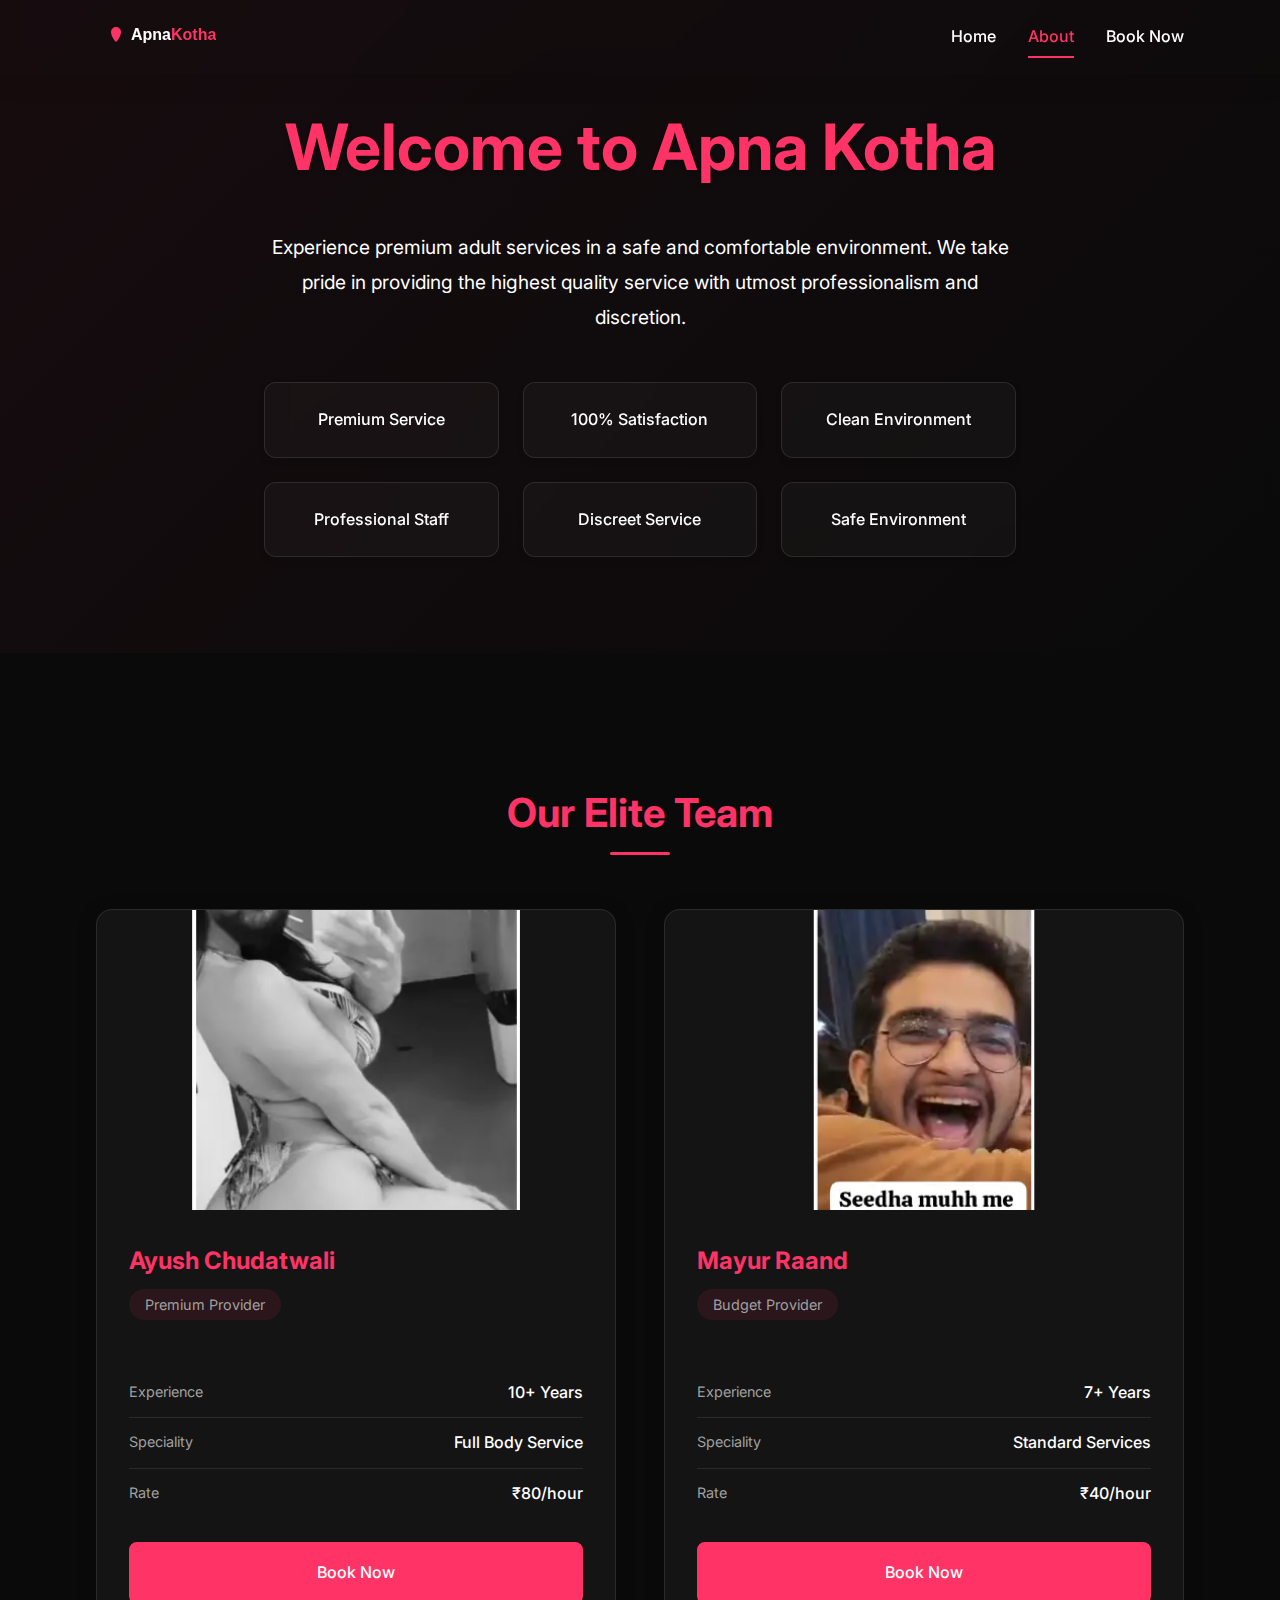
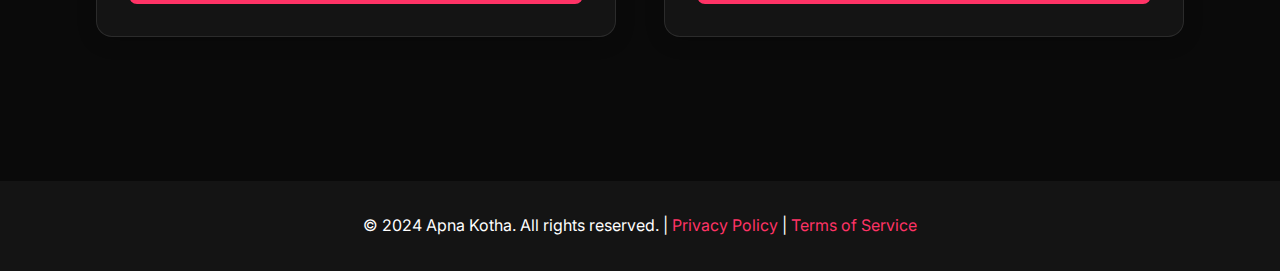
<file: about.html>
<!DOCTYPE html>
<html lang="en">
  <head>
    <meta charset="UTF-8" />
    <meta name="viewport" content="width=device-width, initial-scale=1.0" />
    <title>About Us - Apna Kotha</title>
    <link rel="stylesheet" href="styles.css" />
    <link
      href="https://fonts.googleapis.com/css2?family=Inter:wght@400;500;600;700&display=swap"
      rel="stylesheet"
    />
  </head>
  <body>
    <nav class="navbar">
      <div class="container nav-container">
        <a href="index.html" class="logo">
          <img src="images/logo.svg" alt="Apna Kotha Logo" class="logo-image">
        </a>
        <div class="nav-links">
          <a href="index.html" >Home</a>
          <a href="about.html" class="active">About</a>
          <a href="booking.html">Book Now</a>
        </div>
      </div>
    </nav>

    <main>
      <section class="about-hero">
        <div class="container">
          <h1>Welcome to Apna Kotha</h1>
          <div class="about-content">
            <p>
              Experience premium adult services in a safe and comfortable
              environment. We take pride in providing the highest quality
              service with utmost professionalism and discretion.
            </p>
            <ul class="about-features">
              <li>Premium Service</li>
              <li>100% Satisfaction</li>
              <li>Clean Environment</li>
              <li>Professional Staff</li>
              <li>Discreet Service</li>
              <li>Safe Environment</li>
            </ul>
          </div>
        </div>
      </section>

      <section class="team-section">
        <div class="container">
          <h2>Our Elite Team</h2>
          <div class="team-grid">
            <div class="team-card">
              <div class="team-image">
                <img
                  src="img/086d65df-93ec-4b27-a431-e46d3ed523a1.webp"
                  alt="Ayush Chudatwali"
                />
              </div>
              <div class="team-info">
                <h3>Ayush Chudatwali</h3>
                <span class="team-role">Premium Provider</span>
                <div class="team-details">
                  <div class="detail-item">
                    <span class="label">Experience</span>
                    <span class="value">10+ Years</span>
                  </div>
                  <div class="detail-item">
                    <span class="label">Speciality</span>
                    <span class="value">Full Body Service</span>
                  </div>
                  <div class="detail-item">
                    <span class="label">Rate</span>
                    <span class="value">₹80/hour</span>
                  </div>
                </div>
                <a href="booking.html" class="book-button">Book Now</a>
              </div>
            </div>

            <div class="team-card">
              <div class="team-image">
                <img
                  src="img/6bccd65e-265b-411b-9f9a-9a1573cb040c.webp"
                  alt="Mayur Raand"
                />
              </div>
              <div class="team-info">
                <h3>Mayur Raand</h3>
                <span class="team-role">Budget Provider</span>
                <div class="team-details">
                  <div class="detail-item">
                    <span class="label">Experience</span>
                    <span class="value">7+ Years</span>
                  </div>
                  <div class="detail-item">
                    <span class="label">Speciality</span>
                    <span class="value">Standard Services</span>
                  </div>
                  <div class="detail-item">
                    <span class="label">Rate</span>
                    <span class="value">₹40/hour</span>
                  </div>
                </div>
                <a href="booking.html" class="book-button">Book Now</a>
              </div>
            </div>
          </div>
        </div>
      </section>
    </main>

    <footer class="footer">
      <div class="container">
        <p>
          &copy; 2024 Apna Kotha. All rights reserved. |
          <a href="#">Privacy Policy</a> | <a href="#">Terms of Service</a>
        </p>
      </div>
    </footer>
    <script src="script.js"></script>
  </body>
</html>
</file>
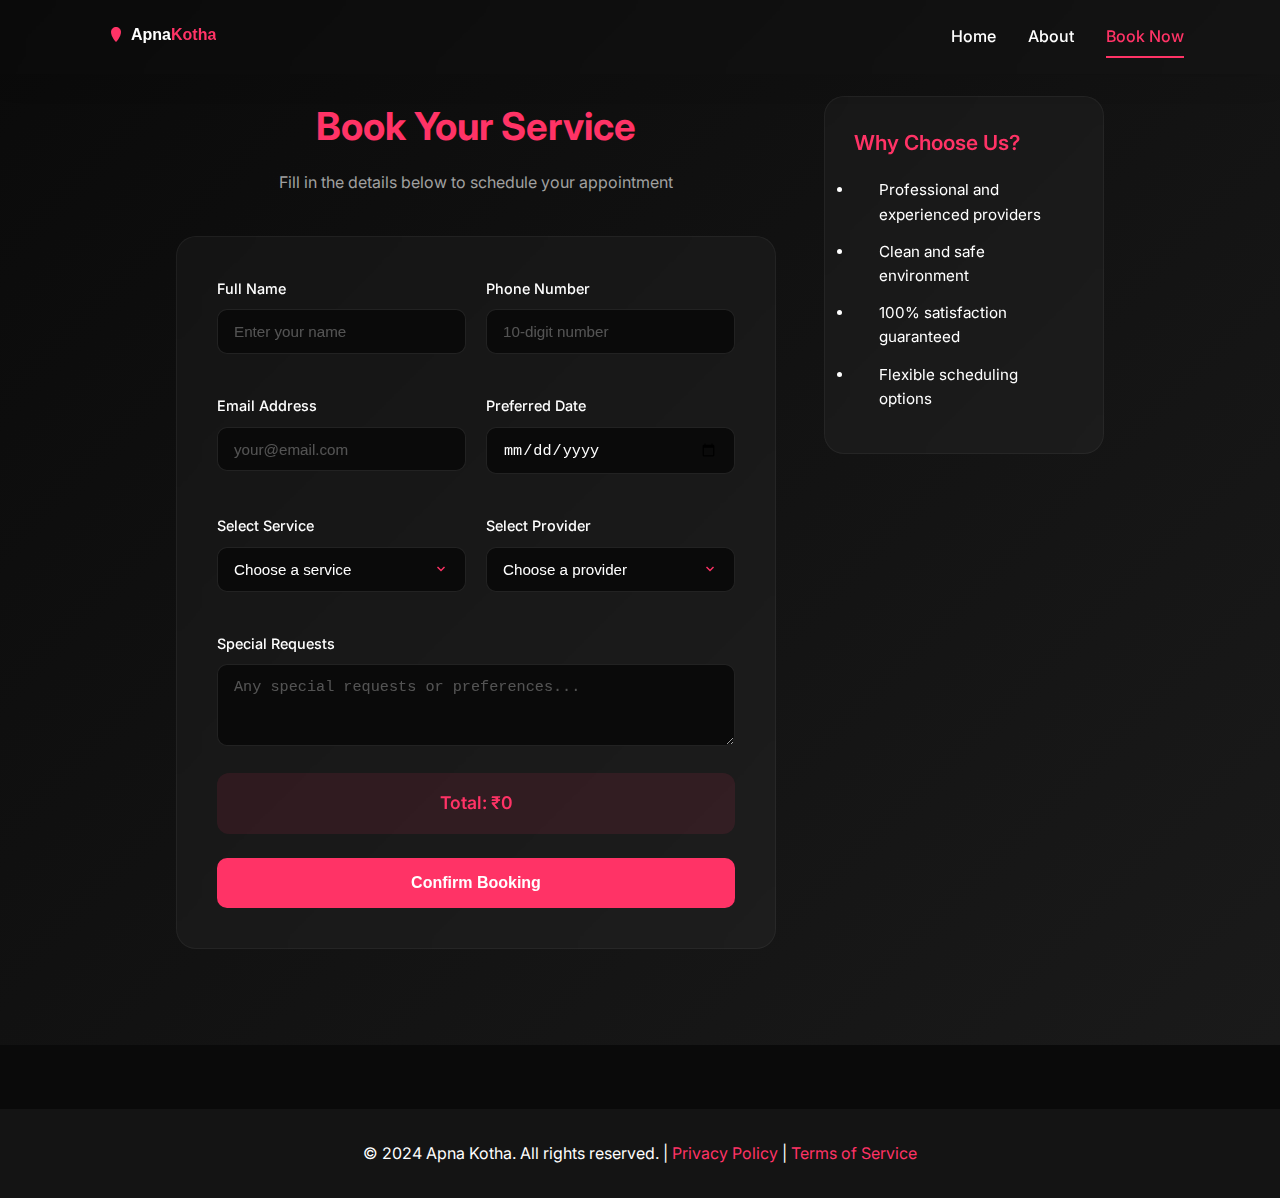
<file: booking.html>
<!DOCTYPE html>
<html lang="en">
  <head>
    <meta charset="UTF-8" />
    <meta name="viewport" content="width=device-width, initial-scale=1.0" />
    <title>Book Your Service - Apna Kotha</title>
    <link rel="stylesheet" href="styles.css" />
    <link
      href="https://fonts.googleapis.com/css2?family=Inter:wght@400;500;600;700&display=swap"
      rel="stylesheet"
    />
  </head>
  <body>
    <nav class="navbar">
      <div class="container nav-container">
        <a href="index.html" class="logo">
          <img src="images/logo.svg" alt="Apna Kotha Logo" class="logo-image">
        </a>
        <div class="nav-links">
          <a href="index.html" >Home</a>
          <a href="about.html" >About</a>
          <a href="booking.html" class="active">Book Now</a>
        </div>
      </div>
    </nav>

    <div class="booking-page">
      <div class="booking-container">
        <div class="booking-header">
          <h1>Book Your Service</h1>
          <p>Fill in the details below to schedule your appointment</p>
        </div>

        <div class="form-container">
          <form id="bookingForm">
            <div class="form-row">
              <div class="form-group">
                <label for="name">Full Name</label>
                <input type="text" id="name" name="name" placeholder="Enter your name" required />
              </div>
              <div class="form-group">
                <label for="phone">Phone Number</label>
                <input type="tel" id="phone" name="phone" pattern="[0-9]{10}" placeholder="10-digit number" required />
              </div>
            </div>

            <div class="form-row">
              <div class="form-group">
                <label for="email">Email Address</label>
                <input type="email" id="email" name="email" placeholder="your@email.com" required />
              </div>
              <div class="form-group">
                <label for="date">Preferred Date</label>
                <input type="date" id="date" name="date" required />
              </div>
            </div>

            <div class="form-row">
              <div class="form-group">
                <label for="service">Select Service</label>
                <select id="service" name="service" required>
                  <option value="">Choose a service</option>
                  <option value="backshot">Backshot - ₹40</option>
                  <option value="blowjob">Blowjob - ₹40</option>
                  <option value="full">Full Body Service - ₹80</option>
                  <option value="combo">Full Package with Handjob - ₹150</option>
                </select>
              </div>
              <div class="form-group">
                <label for="provider">Select Provider</label>
                <select id="provider" name="provider" required>
                  <option value="">Choose a provider</option>
                  <option value="ayush">Ayush Chudatwali - Premium (₹80/hr)</option>
                  <option value="mayur">Mayur Raand - Budget (₹40/hr)</option>
                </select>
              </div>
            </div>

            <div class="form-group full-width">
              <label for="notes">Special Requests</label>
              <textarea id="notes" name="notes" rows="3" placeholder="Any special requests or preferences..."></textarea>
            </div>

            <div id="totalPrice" class="price-display">
              Total: ₹0
            </div>

            <button type="submit">Confirm Booking</button>
          </form>
        </div>
      </div>

      <div class="booking-info">
        <div class="info-card">
          <h3>Why Choose Us?</h3>
          <ul>
            <li>Professional and experienced providers</li>
            <li>Clean and safe environment</li>
            <li>100% satisfaction guaranteed</li>
            <li>Flexible scheduling options</li>
          </ul>
        </div>
      </div>
    </div>

    <footer class="footer">
      <div class="container">
        <p>
          &copy; 2024 Apna Kotha. All rights reserved. |
          <a href="#">Privacy Policy</a> | <a href="#">Terms of Service</a>
        </p>
      </div>
    </footer>
    <script src="script.js"></script>
  </body>
</html>
</file>
<file: styles.css>
:root {
  --primary: #ff3366;
  --primary-dark: #e6204f;
  --bg-dark: #0a0a0a;
  --bg-card: #141414;
  --text: #ffffff;
  --text-secondary: #a0a0a0;
  --spacing: 2rem;
  --radius: 12px;
}

* {
  margin: 0;
  padding: 0;
  box-sizing: border-box;
}

body {
  font-family: "Inter", sans-serif;
  background-color: var(--bg-dark);
  color: var(--text);
  line-height: 1.6;
}

.container {
  width: 90%;
  max-width: 1200px;
  margin: 0 auto;
  padding: 0 1rem;
}

/* Navbar */
.navbar {
  position: fixed;
  top: 0;
  left: 0;
  right: 0;
  z-index: 1000;
  /* background: rgba(20, 20, 20, 0.85); */
  backdrop-filter: blur(10px);
  -webkit-backdrop-filter: blur(10px);
  box-shadow: 0 4px 30px rgba(0, 0, 0, 0.1);
}

.nav-container {
  display: flex;
  justify-content: space-between;
  align-items: center;
  padding: 1rem 2rem;
  max-width: 1200px;
  margin: 0 auto;
}

.logo {
  display: flex;
  align-items: center;
  text-decoration: none;
  transition: opacity 0.3s ease;
}

.logo:hover {
  opacity: 0.8;
}

.logo-image {
  height: 40px;
  width: auto;
}

.nav-links {
  display: flex;
  gap: 2rem;
  align-items: center;
}

.nav-links a {
  color: var(--text);
  text-decoration: none;
  font-weight: 500;
  font-size: 1rem;
  transition: all 0.3s ease;
  position: relative;
  padding: 0.5rem 0;
}

.nav-links a:hover,
.nav-links a.active {
  color: var(--primary);
}

.nav-links a::after {
  content: '';
  position: absolute;
  bottom: 0;
  left: 0;
  width: 0;
  height: 2px;
  background: var(--primary);
  transition: width 0.3s ease;
}

.nav-links a:hover::after,
.nav-links a.active::after {
  width: 100%;
}

@media (max-width: 768px) {
  .nav-container {
    padding: 1rem;
  }

  .logo-image {
    height: 32px;
  }

  .nav-links {
    gap: 1.5rem;
  }

  .nav-links a {
    font-size: 0.95rem;
  }
}

/* Hero Section */
.hero {
  padding: 8rem 0 4rem;
  text-align: center;
  background: linear-gradient(
      to bottom,
      rgba(10, 10, 10, 0.9),
      rgba(10, 10, 10, 0.95)
    ),
    url("background.jpg") center/cover;
}

.hero h1 {
  font-size: 3rem;
  margin-bottom: 1rem;
  background: linear-gradient(45deg, var(--primary), #ff8fb1);
  -webkit-background-clip: text;
  background-clip: text;
  -webkit-text-fill-color: transparent;
  animation: fadeInDown 0.8s ease;
}

.hero-text {
  font-size: 1.2rem;
  color: var(--text-secondary);
  margin-bottom: 2rem;
  animation: fadeIn 1s ease;
}

.cta-button {
  display: inline-block;
  background: var(--primary);
  color: var(--text);
  padding: 1rem 2.5rem;
  border-radius: var(--radius);
  text-decoration: none;
  font-weight: 600;
  transition: all 0.3s ease;
  animation: fadeInUp 1.2s ease;
}

/* Features */
.features {
  padding: var(--spacing) 0;
}

.features-grid {
  display: grid;
  grid-template-columns: repeat(auto-fit, minmax(250px, 1fr));
  gap: 2rem;
  margin-top: 2rem;
  animation: fadeInUp 1.4s ease;
}

.feature-card {
  background: var(--bg-card);
  padding: 2rem;
  border-radius: var(--radius);
  transition: all 0.3s ease;
}

.feature-card:hover {
  transform: translateY(-5px);
}

.feature-card h3 {
  color: var(--primary);
  margin-bottom: 1rem;
}

.feature-card p {
  color: var(--text-secondary);
}

.price {
  display: inline-block;
  margin-top: 1rem;
  padding: 0.5rem 1rem;
  background: rgba(255, 51, 102, 0.1);
  color: var(--primary);
  border-radius: var(--radius);
}

/* Providers Section */
.providers {
  padding: var(--spacing) 0;
}

.providers h2 {
  text-align: center;
  margin-bottom: 3rem;
}

.providers-grid {
  display: grid;
  grid-template-columns: repeat(auto-fit, minmax(300px, 1fr));
  gap: 2rem;
}

.provider-card {
  background: var(--bg-card);
  border-radius: var(--radius);
  overflow: hidden;
  transition: all 0.3s ease;
}

.provider-info {
  padding: 2rem;
}

.provider-info h3 {
  color: var(--primary);
  margin-bottom: 0.5rem;
}

.provider-info p {
  color: var(--text-secondary);
  margin-bottom: 1rem;
}

.rate {
  display: block;
  font-size: 1.2rem;
  color: var(--text);
  margin-bottom: 1rem;
}

.book-btn {
  display: inline-block;
  background: var(--primary);
  color: var(--text);
  padding: 0.8rem 1.5rem;
  border-radius: var(--radius);
  text-decoration: none;
  transition: all 0.3s ease;
}

.book-btn:hover {
  background: var(--primary-dark);
}

/* Footer */
.footer {
  background: var(--bg-card);
  padding: 2rem 0;
  text-align: center;
  margin-top: 4rem;
}

.footer a {
  color: var(--primary);
  text-decoration: none;
}

/* Responsive Design */
@media (max-width: 768px) {
  .hero {
    padding: 6rem 0 3rem;
  }

  .hero h1 {
    font-size: 2rem;
  }

  .nav-links {
    display: none;
  }

  .features-grid,
  .providers-grid {
    grid-template-columns: 1fr;
  }
}

/* Form Styles */
.booking-page {
  min-height: 100vh;
  padding: 6rem 2rem;
  background: linear-gradient(135deg, var(--bg-dark) 0%, #1a1a1a 100%);
  display: flex;
  justify-content: center;
  align-items: flex-start;
  gap: 3rem;
}

.booking-container {
  flex: 1;
  max-width: 600px;
}

.booking-header {
  text-align: center;
  margin-bottom: 2.5rem;
  animation: fadeInDown 0.8s ease;
}

.booking-header h1 {
  font-size: 2.4rem;
  color: var(--primary);
  margin-bottom: 0.8rem;
  font-weight: 700;
}

.booking-header p {
  color: var(--text-secondary);
  font-size: 1rem;
}

.form-container {
  background: rgba(255, 255, 255, 0.03);
  backdrop-filter: blur(10px);
  border: 1px solid rgba(255, 255, 255, 0.05);
  border-radius: 20px;
  padding: 2.5rem;
  animation: fadeInUp 0.8s ease;
}

.form-row {
  display: grid;
  grid-template-columns: 1fr 1fr;
  gap: 1.25rem;
  margin-bottom: 1.25rem;
}

.form-group {
  margin-bottom: 1.25rem;
}

.form-group label {
  display: block;
  margin-bottom: 0.6rem;
  color: var(--text);
  font-weight: 500;
  font-size: 0.9rem;
}

.form-group input,
.form-group select,
.form-group textarea {
  width: 100%;
  padding: 0.8rem 1rem;
  background: var(--bg-dark);
  border: 1px solid rgba(255, 255, 255, 0.1);
  border-radius: 10px;
  color: var(--text);
  font-size: 0.95rem;
  transition: all 0.3s ease;
}

.form-group select {
  cursor: pointer;
  appearance: none;
  background-color: var(--bg-dark);
  background-image: url("data:image/svg+xml,%3Csvg xmlns='http://www.w3.org/2000/svg' width='16' height='16' fill='%23ff3366' viewBox='0 0 16 16'%3E%3Cpath d='M8 10.5l4-4-1-1-3 3-3-3-1 1 4 4z'/%3E%3C/svg%3E");
  background-repeat: no-repeat;
  background-position: right 1rem center;
  padding-right: 2.5rem;
}

.form-group select option {
  background: var(--bg-dark);
  color: var(--text);
  padding: 0.8rem;
}

.form-group input::placeholder,
.form-group textarea::placeholder {
  color: rgba(255, 255, 255, 0.3);
}

.form-group input:focus,
.form-group select:focus,
.form-group textarea:focus {
  outline: none;
  border-color: var(--primary);
  background: var(--bg-dark);
  box-shadow: 0 0 0 2px rgba(255, 51, 102, 0.1);
}

.form-group textarea {
  resize: vertical;
  min-height: 80px;
}

.price-display {
  margin: 1.5rem 0;
  padding: 1rem;
  background: rgba(255, 51, 102, 0.1);
  border-radius: 10px;
  text-align: center;
  font-size: 1.1rem;
  font-weight: 600;
  color: var(--primary);
}

button[type="submit"] {
  width: 100%;
  padding: 1rem;
  background: var(--primary);
  color: white;
  border: none;
  border-radius: 10px;
  font-size: 1rem;
  font-weight: 600;
  cursor: pointer;
  transition: all 0.3s ease;
}

button[type="submit"]:hover {
  background: var(--primary-dark);
  transform: translateY(-2px);
  box-shadow: 0 4px 12px rgba(255, 51, 102, 0.3);
}

.booking-info {
  width: 280px;
  position: sticky;
  top: 6rem;
}

.info-card {
  background: rgba(255, 255, 255, 0.03);
  backdrop-filter: blur(10px);
  border: 1px solid rgba(255, 255, 255, 0.05);
  border-radius: 20px;
  padding: 1.8rem;
  animation: fadeInRight 0.8s ease;
}

.info-card h3 {
  color: var(--primary);
  font-size: 1.3rem;
  margin-bottom: 1.2rem;
  font-weight: 600;
}

.info-card li {
  color: var(--text);
  margin-bottom: 0.8rem;
  padding-left: 1.6rem;
  position: relative;
  font-size: 0.95rem;
}

@media (max-width: 1024px) {
  .booking-page {
    flex-direction: column;
    align-items: center;
  }

  .booking-info {
    width: 100%;
    max-width: 600px;
    position: static;
    margin-top: 2rem;
  }
}

@media (max-width: 768px) {
  .booking-page {
    padding: 4rem 1rem;
  }

  .booking-header h1 {
    font-size: 2rem;
  }

  .form-container {
    padding: 1.8rem;
  }

  .form-row {
    grid-template-columns: 1fr;
    gap: 0;
  }
}

.error-message {
  color: #ff4444;
  font-size: 0.85rem;
  margin-top: 0.4rem;
  padding-left: 0.5rem;
  border-left: 2px solid #ff4444;
  animation: fadeIn 0.3s ease;
}

.success-message {
  background: rgba(39, 174, 96, 0.1);
  color: #2ecc71;
  padding: 0.8rem 1.2rem;
  border-radius: 10px;
  margin-top: 1rem;
  text-align: center;
  font-weight: 500;
  animation: fadeIn 0.3s ease;
}

/* About page styles */
.about-main {
  padding: 4rem 0;
}

.about-hero {
  background: linear-gradient(45deg, var(--bg-card) 0%, var(--bg-main) 100%);
  padding: 6rem 0;
  margin-bottom: 4rem;
  position: relative;
  overflow: hidden;
}

.about-hero::before {
  content: "";
  position: absolute;
  top: 0;
  left: 0;
  right: 0;
  bottom: 0;
  background: linear-gradient(135deg, var(--primary) 0%, transparent 100%);
  opacity: 0.05;
  z-index: 1;
}

.about-hero .container {
  position: relative;
  z-index: 2;
}

.about-hero h1 {
  font-size: 4rem;
  color: var(--primary);
  margin-bottom: 2rem;
  text-align: center;
  font-weight: 700;
  text-shadow: 0 2px 4px rgba(0, 0, 0, 0.2);
  animation: fadeInDown 0.8s ease;
}

.about-content {
  max-width: 800px;
  margin: 0 auto;
  padding: 0 1.5rem;
  text-align: center;
}

.about-content p {
  font-size: 1.2rem;
  line-height: 1.8;
  color: var(--text);
  margin-bottom: 3rem;
  animation: fadeIn 1s ease;
}

.about-features {
  display: grid;
  grid-template-columns: repeat(3, 1fr);
  gap: 1.5rem;
  margin-top: 2rem;
  animation: fadeInUp 1.2s ease;
}

.about-features li {
  background: rgba(255, 255, 255, 0.03);
  padding: 1.5rem;
  border-radius: 12px;
  text-align: center;
  font-weight: 500;
  color: var(--text);
  backdrop-filter: blur(10px);
  border: 1px solid rgba(255, 255, 255, 0.1);
  box-shadow: 0 4px 6px rgba(0, 0, 0, 0.1);
  transition: all 0.3s ease;
  position: relative;
  overflow: hidden;
}

.about-features li::before {
  content: "";
  position: absolute;
  top: 0;
  left: 0;
  right: 0;
  bottom: 0;
  background: linear-gradient(45deg, var(--primary) 0%, transparent 100%);
  opacity: 0;
  transition: opacity 0.3s ease;
  z-index: 1;
}

.about-features li:hover {
  transform: translateY(-5px);
  box-shadow: 0 8px 12px rgba(0, 0, 0, 0.2);
}

.about-features li:hover::before {
  opacity: 0.1;
}

/* Animations */
@keyframes fadeInDown {
  from {
    opacity: 0;
    transform: translateY(-20px);
  }
  to {
    opacity: 1;
    transform: translateY(0);
  }
}

@keyframes fadeIn {
  from {
    opacity: 0;
  }
  to {
    opacity: 1;
  }
}

@keyframes fadeInUp {
  from {
    opacity: 0;
    transform: translateY(20px);
  }
  to {
    opacity: 1;
    transform: translateY(0);
  }
}

/* Responsive Styles */
@media (max-width: 1024px) {
  .about-hero h1 {
    font-size: 3.5rem;
  }

  .about-features {
    grid-template-columns: repeat(2, 1fr);
  }
}

@media (max-width: 768px) {
  .about-hero {
    padding: 4rem 0;
  }

  .about-hero h1 {
    font-size: 2.8rem;
  }

  .about-content p {
    font-size: 1.1rem;
  }
}

@media (max-width: 480px) {
  .about-hero h1 {
    font-size: 2.2rem;
  }

  .about-features {
    grid-template-columns: 1fr;
  }

  .about-content {
    padding: 0 1rem;
  }
}

.team-section {
  padding: 4rem 0;
  background: var(--bg-main);
}

.team-section h2 {
  text-align: center;
  font-size: 2.5rem;
  color: var(--primary);
  margin-bottom: 3rem;
  position: relative;
}

.team-section h2::after {
  content: "";
  position: absolute;
  bottom: -10px;
  left: 50%;
  transform: translateX(-50%);
  width: 60px;
  height: 3px;
  background: var(--primary);
  border-radius: 2px;
}

.team-grid {
  display: grid;
  grid-template-columns: repeat(auto-fit, minmax(300px, 1fr));
  gap: 3rem;
  padding: 1rem;
}

.team-card {
  background: var(--bg-card);
  border-radius: 16px;
  overflow: hidden;
  box-shadow: 0 4px 20px rgba(0, 0, 0, 0.2);
  border: 1px solid rgba(255, 255, 255, 0.1);
  transition: transform 0.3s ease, box-shadow 0.3s ease;
}

.team-card:hover {
  transform: translateY(-10px);
  box-shadow: 0 8px 30px rgba(0, 0, 0, 0.3);
}

.team-image {
  position: relative;
  height: 300px;
  overflow: hidden;
}

.team-image img {
  width: 100%;
  height: 100%;
  object-fit: cover;
  transition: transform 0.5s ease;
}

.team-card:hover .team-image img {
  transform: scale(1.1);
}

.team-info {
  padding: 2rem;
}

.team-info h3 {
  font-size: 1.5rem;
  color: var(--primary);
  margin-bottom: 0.5rem;
}

.team-role {
  display: inline-block;
  font-size: 0.9rem;
  color: var(--text-secondary);
  margin-bottom: 1.5rem;
  padding: 0.25rem 1rem;
  background: rgba(255, 51, 102, 0.1);
  border-radius: 20px;
}

.team-details {
  margin: 1.5rem 0;
}

.detail-item {
  display: flex;
  justify-content: space-between;
  padding: 0.75rem 0;
  border-bottom: 1px solid rgba(255, 255, 255, 0.1);
}

.detail-item:last-child {
  border-bottom: none;
}

.detail-item .label {
  color: var(--text-secondary);
  font-size: 0.9rem;
}

.detail-item .value {
  color: var(--text);
  font-weight: 500;
}

.book-button {
  display: inline-block;
  width: 100%;
  padding: 1rem;
  background: var(--primary);
  color: white;
  text-align: center;
  border-radius: 8px;
  text-decoration: none;
  font-weight: 500;
  transition: all 0.3s ease;
  border: 2px solid var(--primary);
}

.book-button:hover {
  background: transparent;
  color: var(--primary);
}

@media (max-width: 768px) {
  .team-section h2 {
    font-size: 2rem;
  }

  .team-grid {
    grid-template-columns: 1fr;
    gap: 2rem;
  }

  .team-info {
    padding: 1.5rem;
  }
}

/* Reviews Section Styles */
.reviews-section {
  padding: 4rem 0;
  background: var(--bg-main);
}

.reviews-container {
  max-width: 1200px;
  margin: 0 auto;
  padding: 0 1.5rem;
}

.reviews-header {
  text-align: center;
  margin-bottom: 3.5rem;
}

.reviews-header h2 {
  font-size: 3rem;
  color: var(--primary);
  margin-bottom: 1rem;
  font-weight: 600;
  animation: fadeInDown 0.8s ease;
}

.reviews-grid {
  display: grid;
  grid-template-columns: repeat(3, 1fr);
  gap: 2rem;
  animation: fadeInUp 1.2s ease;
}

.review-card {
  background: var(--bg-card);
  border-radius: 16px;
  padding: 2rem;
  transition: transform 0.3s ease, box-shadow 0.3s ease;
  box-shadow: 0 4px 6px rgba(0, 0, 0, 0.1);
  border: 1px solid rgba(255, 255, 255, 0.1);
}

.review-card:hover {
  transform: translateY(-5px);
  box-shadow: 0 8px 12px rgba(0, 0, 0, 0.2);
}

.review-header {
  display: flex;
  align-items: center;
  margin-bottom: 1.5rem;
}

.reviewer-avatar {
  width: 48px;
  height: 48px;
  border-radius: 50%;
  overflow: hidden;
  margin-right: 1rem;
  border: 2px solid var(--primary);
}

.reviewer-avatar img {
  width: 100%;
  height: 100%;
  object-fit: cover;
}

.reviewer-info h4 {
  color: var(--text);
  font-size: 1.1rem;
  margin-bottom: 0.25rem;
}

.reviewer-info .date {
  color: var(--text-secondary);
  font-size: 0.9rem;
}

.star-rating {
  color: #ffd700;
  font-size: 1.2rem;
  margin-bottom: 1rem;
  letter-spacing: 2px;
}

.review-text {
  color: var(--text);
  line-height: 1.6;
  font-size: 1rem;
  margin-bottom: 0;
}

@media (max-width: 1024px) {
  .reviews-grid {
    grid-template-columns: repeat(2, 1fr);
  }
}

@media (max-width: 768px) {
  .reviews-grid {
    grid-template-columns: 1fr;
  }

  .reviews-header h2 {
    font-size: 2.5rem;
  }

  .about-hero h1 {
    font-size: 2.5rem;
  }

  .about-content p {
    font-size: 1rem;
  }
}

@media (max-width: 480px) {
  .reviews-header h2 {
    font-size: 2rem;
  }

  .review-card {
    padding: 1.5rem;
  }
}

@media (max-width: 768px) {
  .about-main {
    padding: 2rem 0;
  }

  .about-hero h1 {
    font-size: 2rem;
  }

  .team-grid {
    grid-template-columns: 1fr;
  }

  .about-features {
    grid-template-columns: 1fr 1fr;
  }
}

@media (max-width: 480px) {
  .about-features {
    grid-template-columns: 1fr;
  }

  .team-info {
    padding: 1.5rem;
  }
}

@media (max-width: 768px) {
  .reviews-header h2 {
    font-size: 2rem;
  }

  .reviews-grid {
    grid-template-columns: 1fr;
  }
}

.booking-page {
  min-height: 100vh;
  padding: 6rem 2rem;
  background: linear-gradient(135deg, var(--bg-dark) 0%, #1a1a1a 100%);
  display: flex;
  justify-content: center;
  align-items: flex-start;
  gap: 3rem;
}

.booking-container {
  flex: 1;
  max-width: 600px;
}

.booking-header {
  text-align: center;
  margin-bottom: 2.5rem;
  animation: fadeInDown 0.8s ease;
}

.booking-header h1 {
  font-size: 2.4rem;
  color: var(--primary);
  margin-bottom: 0.8rem;
  font-weight: 700;
}

.booking-header p {
  color: var(--text-secondary);
  font-size: 1rem;
}

.form-container {
  background: rgba(255, 255, 255, 0.03);
  backdrop-filter: blur(10px);
  border: 1px solid rgba(255, 255, 255, 0.05);
  border-radius: 20px;
  padding: 2.5rem;
  animation: fadeInUp 0.8s ease;
}

.form-row {
  display: grid;
  grid-template-columns: 1fr 1fr;
  gap: 1.25rem;
  margin-bottom: 1.25rem;
}

.form-group {
  margin-bottom: 1.25rem;
}

.form-group label {
  display: block;
  margin-bottom: 0.6rem;
  color: var(--text);
  font-weight: 500;
  font-size: 0.9rem;
}

.form-group input,
.form-group select,
.form-group textarea {
  width: 100%;
  padding: 0.8rem 1rem;
  background: var(--bg-dark);
  border: 1px solid rgba(255, 255, 255, 0.1);
  border-radius: 10px;
  color: var(--text);
  font-size: 0.95rem;
  transition: all 0.3s ease;
}

.form-group select {
  cursor: pointer;
  appearance: none;
  background-color: var(--bg-dark);
  background-image: url("data:image/svg+xml,%3Csvg xmlns='http://www.w3.org/2000/svg' width='16' height='16' fill='%23ff3366' viewBox='0 0 16 16'%3E%3Cpath d='M8 10.5l4-4-1-1-3 3-3-3-1 1 4 4z'/%3E%3C/svg%3E");
  background-repeat: no-repeat;
  background-position: right 1rem center;
  padding-right: 2.5rem;
}

.form-group select option {
  background: var(--bg-dark);
  color: var(--text);
  padding: 0.8rem;
}

.form-group input::placeholder,
.form-group textarea::placeholder {
  color: rgba(255, 255, 255, 0.3);
}

.form-group input:focus,
.form-group select:focus,
.form-group textarea:focus {
  outline: none;
  border-color: var(--primary);
  background: var(--bg-dark);
  box-shadow: 0 0 0 2px rgba(255, 51, 102, 0.1);
}

.form-group textarea {
  resize: vertical;
  min-height: 80px;
}

.price-display {
  margin: 1.5rem 0;
  padding: 1rem;
  background: rgba(255, 51, 102, 0.1);
  border-radius: 10px;
  text-align: center;
  font-size: 1.1rem;
  font-weight: 600;
  color: var(--primary);
}

button[type="submit"] {
  width: 100%;
  padding: 1rem;
  background: var(--primary);
  color: white;
  border: none;
  border-radius: 10px;
  font-size: 1rem;
  font-weight: 600;
  cursor: pointer;
  transition: all 0.3s ease;
}

button[type="submit"]:hover {
  background: var(--primary-dark);
  transform: translateY(-2px);
  box-shadow: 0 4px 12px rgba(255, 51, 102, 0.3);
}

.booking-info {
  width: 280px;
  position: sticky;
  top: 6rem;
}

.info-card {
  background: rgba(255, 255, 255, 0.03);
  backdrop-filter: blur(10px);
  border: 1px solid rgba(255, 255, 255, 0.05);
  border-radius: 20px;
  padding: 1.8rem;
  animation: fadeInRight 0.8s ease;
}

.info-card h3 {
  color: var(--primary);
  font-size: 1.3rem;
  margin-bottom: 1.2rem;
  font-weight: 600;
}

.info-card li {
  color: var(--text);
  margin-bottom: 0.8rem;
  padding-left: 1.6rem;
  position: relative;
  font-size: 0.95rem;
}

@media (max-width: 1024px) {
  .booking-page {
    flex-direction: column;
    align-items: center;
  }

  .booking-info {
    width: 100%;
    max-width: 600px;
    position: static;
    margin-top: 2rem;
  }
}

@media (max-width: 768px) {
  .booking-page {
    padding: 4rem 1rem;
  }

  .booking-header h1 {
    font-size: 2rem;
  }

  .form-container {
    padding: 1.8rem;
  }

  .form-row {
    grid-template-columns: 1fr;
    gap: 0;
  }
}

.error-message {
  color: #ff4444;
  font-size: 0.85rem;
  margin-top: 0.4rem;
  padding-left: 0.5rem;
  border-left: 2px solid #ff4444;
  animation: fadeIn 0.3s ease;
}

.success-message {
  background: rgba(39, 174, 96, 0.1);
  color: #2ecc71;
  padding: 0.8rem 1.2rem;
  border-radius: 10px;
  margin-top: 1rem;
  text-align: center;
  font-weight: 500;
  animation: fadeIn 0.3s ease;
}

/* Price display styles */
#totalPrice {
  background: rgba(255, 51, 102, 0.1);
  color: var(--primary);
  padding: 1rem;
  border-radius: 12px;
  margin-top: 1rem;
  text-align: center;
  font-weight: 600;
  font-size: 1.1rem;
  animation: fadeIn 0.3s ease;
}

@media (max-width: 768px) {
  .form-container {
    margin: 6rem 1rem 3rem;
    padding: 2rem;
  }
  
  .form-container h1 {
    font-size: 2rem;
  }
}

/* About page styles */
.about-main {
  padding: 4rem 0;
}

.about-hero {
  background: linear-gradient(45deg, var(--bg-card) 0%, var(--bg-main) 100%);
  padding: 6rem 0;
  margin-bottom: 4rem;
  position: relative;
  overflow: hidden;
}

.about-hero::before {
  content: "";
  position: absolute;
  top: 0;
  left: 0;
  right: 0;
  bottom: 0;
  background: linear-gradient(135deg, var(--primary) 0%, transparent 100%);
  opacity: 0.05;
  z-index: 1;
}

.about-hero .container {
  position: relative;
  z-index: 2;
}

.about-hero h1 {
  font-size: 4rem;
  color: var(--primary);
  margin-bottom: 2rem;
  text-align: center;
  font-weight: 700;
  text-shadow: 0 2px 4px rgba(0, 0, 0, 0.2);
  animation: fadeInDown 0.8s ease;
}

.about-content {
  max-width: 800px;
  margin: 0 auto;
  padding: 0 1.5rem;
  text-align: center;
}

.about-content p {
  font-size: 1.2rem;
  line-height: 1.8;
  color: var(--text);
  margin-bottom: 3rem;
  animation: fadeIn 1s ease;
}

.about-features {
  display: grid;
  grid-template-columns: repeat(3, 1fr);
  gap: 1.5rem;
  margin-top: 2rem;
  animation: fadeInUp 1.2s ease;
}

.about-features li {
  background: rgba(255, 255, 255, 0.03);
  padding: 1.5rem;
  border-radius: 12px;
  text-align: center;
  font-weight: 500;
  color: var(--text);
  backdrop-filter: blur(10px);
  border: 1px solid rgba(255, 255, 255, 0.1);
  box-shadow: 0 4px 6px rgba(0, 0, 0, 0.1);
  transition: all 0.3s ease;
  position: relative;
  overflow: hidden;
}

.about-features li::before {
  content: "";
  position: absolute;
  top: 0;
  left: 0;
  right: 0;
  bottom: 0;
  background: linear-gradient(45deg, var(--primary) 0%, transparent 100%);
  opacity: 0;
  transition: opacity 0.3s ease;
  z-index: 1;
}

.about-features li:hover {
  transform: translateY(-5px);
  box-shadow: 0 8px 12px rgba(0, 0, 0, 0.2);
}

.about-features li:hover::before {
  opacity: 0.1;
}

/* Animations */
@keyframes fadeInDown {
  from {
    opacity: 0;
    transform: translateY(-20px);
  }
  to {
    opacity: 1;
    transform: translateY(0);
  }
}

@keyframes fadeIn {
  from {
    opacity: 0;
  }
  to {
    opacity: 1;
  }
}

@keyframes fadeInUp {
  from {
    opacity: 0;
    transform: translateY(20px);
  }
  to {
    opacity: 1;
    transform: translateY(0);
  }
}

/* Responsive Styles */
@media (max-width: 1024px) {
  .about-hero h1 {
    font-size: 3.5rem;
  }

  .about-features {
    grid-template-columns: repeat(2, 1fr);
  }
}

@media (max-width: 768px) {
  .about-hero {
    padding: 4rem 0;
  }

  .about-hero h1 {
    font-size: 2.8rem;
  }

  .about-content p {
    font-size: 1.1rem;
  }
}

@media (max-width: 480px) {
  .about-hero h1 {
    font-size: 2.2rem;
  }

  .about-features {
    grid-template-columns: 1fr;
  }

  .about-content {
    padding: 0 1rem;
  }
}

.team-section {
  padding: 4rem 0;
  background: var(--bg-main);
}

.team-section h2 {
  text-align: center;
  font-size: 2.5rem;
  color: var(--primary);
  margin-bottom: 3rem;
  position: relative;
}

.team-section h2::after {
  content: "";
  position: absolute;
  bottom: -10px;
  left: 50%;
  transform: translateX(-50%);
  width: 60px;
  height: 3px;
  background: var(--primary);
  border-radius: 2px;
}

.team-grid {
  display: grid;
  grid-template-columns: repeat(auto-fit, minmax(300px, 1fr));
  gap: 3rem;
  padding: 1rem;
}

.team-card {
  background: var(--bg-card);
  border-radius: 16px;
  overflow: hidden;
  box-shadow: 0 4px 20px rgba(0, 0, 0, 0.2);
  border: 1px solid rgba(255, 255, 255, 0.1);
  transition: transform 0.3s ease, box-shadow 0.3s ease;
}

.team-card:hover {
  transform: translateY(-10px);
  box-shadow: 0 8px 30px rgba(0, 0, 0, 0.3);
}

.team-image {
  position: relative;
  height: 300px;
  overflow: hidden;
}

.team-image img {
  width: 100%;
  height: 100%;
  object-fit: cover;
  transition: transform 0.5s ease;
}

.team-card:hover .team-image img {
  transform: scale(1.1);
}

.team-info {
  padding: 2rem;
}

.team-info h3 {
  font-size: 1.5rem;
  color: var(--primary);
  margin-bottom: 0.5rem;
}

.team-role {
  display: inline-block;
  font-size: 0.9rem;
  color: var(--text-secondary);
  margin-bottom: 1.5rem;
  padding: 0.25rem 1rem;
  background: rgba(255, 51, 102, 0.1);
  border-radius: 20px;
}

.team-details {
  margin: 1.5rem 0;
}

.detail-item {
  display: flex;
  justify-content: space-between;
  padding: 0.75rem 0;
  border-bottom: 1px solid rgba(255, 255, 255, 0.1);
}

.detail-item:last-child {
  border-bottom: none;
}

.detail-item .label {
  color: var(--text-secondary);
  font-size: 0.9rem;
}

.detail-item .value {
  color: var(--text);
  font-weight: 500;
}

.book-button {
  display: inline-block;
  width: 100%;
  padding: 1rem;
  background: var(--primary);
  color: white;
  text-align: center;
  border-radius: 8px;
  text-decoration: none;
  font-weight: 500;
  transition: all 0.3s ease;
  border: 2px solid var(--primary);
}

.book-button:hover {
  background: transparent;
  color: var(--primary);
}

@media (max-width: 768px) {
  .team-section h2 {
    font-size: 2rem;
  }

  .team-grid {
    grid-template-columns: 1fr;
    gap: 2rem;
  }

  .team-info {
    padding: 1.5rem;
  }
}

/* Reviews Section Styles */
.reviews-section {
  padding: 4rem 0;
  background: var(--bg-main);
}

.reviews-container {
  max-width: 1200px;
  margin: 0 auto;
  padding: 0 1.5rem;
}

.reviews-header {
  text-align: center;
  margin-bottom: 3.5rem;
}

.reviews-header h2 {
  font-size: 3rem;
  color: var(--primary);
  margin-bottom: 1rem;
  font-weight: 600;
  animation: fadeInDown 0.8s ease;
}

.reviews-grid {
  display: grid;
  grid-template-columns: repeat(3, 1fr);
  gap: 2rem;
  animation: fadeInUp 1.2s ease;
}

.review-card {
  background: var(--bg-card);
  border-radius: 16px;
  padding: 2rem;
  transition: transform 0.3s ease, box-shadow 0.3s ease;
  box-shadow: 0 4px 6px rgba(0, 0, 0, 0.1);
  border: 1px solid rgba(255, 255, 255, 0.1);
}

.review-card:hover {
  transform: translateY(-5px);
  box-shadow: 0 8px 12px rgba(0, 0, 0, 0.2);
}

.review-header {
  display: flex;
  align-items: center;
  margin-bottom: 1.5rem;
}

.reviewer-avatar {
  width: 48px;
  height: 48px;
  border-radius: 50%;
  overflow: hidden;
  margin-right: 1rem;
  border: 2px solid var(--primary);
}

.reviewer-avatar img {
  width: 100%;
  height: 100%;
  object-fit: cover;
}

.reviewer-info h4 {
  color: var(--text);
  font-size: 1.1rem;
  margin-bottom: 0.25rem;
}

.reviewer-info .date {
  color: var(--text-secondary);
  font-size: 0.9rem;
}

.star-rating {
  color: #ffd700;
  font-size: 1.2rem;
  margin-bottom: 1rem;
  letter-spacing: 2px;
}

.review-text {
  color: var(--text);
  line-height: 1.6;
  font-size: 1rem;
  margin-bottom: 0;
}

@media (max-width: 1024px) {
  .reviews-grid {
    grid-template-columns: repeat(2, 1fr);
  }
}

@media (max-width: 768px) {
  .reviews-grid {
    grid-template-columns: 1fr;
  }

  .reviews-header h2 {
    font-size: 2.5rem;
  }

  .about-hero h1 {
    font-size: 2.5rem;
  }

  .about-content p {
    font-size: 1rem;
  }
}

@media (max-width: 480px) {
  .reviews-header h2 {
    font-size: 2rem;
  }

  .review-card {
    padding: 1.5rem;
  }
}

@media (max-width: 768px) {
  .about-main {
    padding: 2rem 0;
  }

  .about-hero h1 {
    font-size: 2rem;
  }

  .team-grid {
    grid-template-columns: 1fr;
  }

  .about-features {
    grid-template-columns: 1fr 1fr;
  }
}

@media (max-width: 480px) {
  .about-features {
    grid-template-columns: 1fr;
  }

  .team-info {
    padding: 1.5rem;
  }
}

@media (max-width: 768px) {
  .reviews-header h2 {
    font-size: 2rem;
  }

  .reviews-grid {
    grid-template-columns: 1fr;
  }
}

.booking-page {
  min-height: 100vh;
  padding: 6rem 2rem;
  background: linear-gradient(135deg, var(--bg-dark) 0%, #1a1a1a 100%);
  display: flex;
  justify-content: center;
  align-items: flex-start;
  gap: 3rem;
}

.booking-container {
  flex: 1;
  max-width: 600px;
}

.booking-header {
  text-align: center;
  margin-bottom: 2.5rem;
  animation: fadeInDown 0.8s ease;
}

.booking-header h1 {
  font-size: 2.4rem;
  color: var(--primary);
  margin-bottom: 0.8rem;
  font-weight: 700;
}

.booking-header p {
  color: var(--text-secondary);
  font-size: 1rem;
}

.form-container {
  background: rgba(255, 255, 255, 0.03);
  backdrop-filter: blur(10px);
  border: 1px solid rgba(255, 255, 255, 0.05);
  border-radius: 20px;
  padding: 2.5rem;
  animation: fadeInUp 0.8s ease;
}

.form-row {
  display: grid;
  grid-template-columns: 1fr 1fr;
  gap: 1.25rem;
  margin-bottom: 1.25rem;
}

.form-group {
  margin-bottom: 1.25rem;
}

.form-group label {
  display: block;
  margin-bottom: 0.6rem;
  color: var(--text);
  font-weight: 500;
  font-size: 0.9rem;
}

.form-group input,
.form-group select,
.form-group textarea {
  width: 100%;
  padding: 0.8rem 1rem;
  background: var(--bg-dark);
  border: 1px solid rgba(255, 255, 255, 0.1);
  border-radius: 10px;
  color: var(--text);
  font-size: 0.95rem;
  transition: all 0.3s ease;
}

.form-group select {
  cursor: pointer;
  appearance: none;
  background-color: var(--bg-dark);
  background-image: url("data:image/svg+xml,%3Csvg xmlns='http://www.w3.org/2000/svg' width='16' height='16' fill='%23ff3366' viewBox='0 0 16 16'%3E%3Cpath d='M8 10.5l4-4-1-1-3 3-3-3-1 1 4 4z'/%3E%3C/svg%3E");
  background-repeat: no-repeat;
  background-position: right 1rem center;
  padding-right: 2.5rem;
}

.form-group select option {
  background: var(--bg-dark);
  color: var(--text);
  padding: 0.8rem;
}

.form-group input::placeholder,
.form-group textarea::placeholder {
  color: rgba(255, 255, 255, 0.3);
}

.form-group input:focus,
.form-group select:focus,
.form-group textarea:focus {
  outline: none;
  border-color: var(--primary);
  background: var(--bg-dark);
  box-shadow: 0 0 0 2px rgba(255, 51, 102, 0.1);
}

.form-group textarea {
  resize: vertical;
  min-height: 80px;
}

.price-display {
  margin: 1.5rem 0;
  padding: 1rem;
  background: rgba(255, 51, 102, 0.1);
  border-radius: 10px;
  text-align: center;
  font-size: 1.1rem;
  font-weight: 600;
  color: var(--primary);
}

button[type="submit"] {
  width: 100%;
  padding: 1rem;
  background: var(--primary);
  color: white;
  border: none;
  border-radius: 10px;
  font-size: 1rem;
  font-weight: 600;
  cursor: pointer;
  transition: all 0.3s ease;
}

button[type="submit"]:hover {
  background: var(--primary-dark);
  transform: translateY(-2px);
  box-shadow: 0 4px 12px rgba(255, 51, 102, 0.3);
}

.booking-info {
  width: 280px;
  position: sticky;
  top: 6rem;
}

.info-card {
  background: rgba(255, 255, 255, 0.03);
  backdrop-filter: blur(10px);
  border: 1px solid rgba(255, 255, 255, 0.05);
  border-radius: 20px;
  padding: 1.8rem;
  animation: fadeInRight 0.8s ease;
}

.info-card h3 {
  color: var(--primary);
  font-size: 1.3rem;
  margin-bottom: 1.2rem;
  font-weight: 600;
}

.info-card li {
  color: var(--text);
  margin-bottom: 0.8rem;
  padding-left: 1.6rem;
  position: relative;
  font-size: 0.95rem;
}

@media (max-width: 1024px) {
  .booking-page {
    flex-direction: column;
    align-items: center;
  }

  .booking-info {
    width: 100%;
    max-width: 600px;
    position: static;
    margin-top: 2rem;
  }
}

@media (max-width: 768px) {
  .booking-page {
    padding: 4rem 1rem;
  }

  .booking-header h1 {
    font-size: 2rem;
  }

  .form-container {
    padding: 1.8rem;
  }

  .form-row {
    grid-template-columns: 1fr;
    gap: 0;
  }
}

.error-message {
  color: #ff4444;
  font-size: 0.85rem;
  margin-top: 0.4rem;
  padding-left: 0.5rem;
  border-left: 2px solid #ff4444;
  animation: fadeIn 0.3s ease;
}

.success-message {
  background: rgba(39, 174, 96, 0.1);
  color: #2ecc71;
  padding: 0.8rem 1.2rem;
  border-radius: 10px;
  margin-top: 1rem;
  text-align: center;
  font-weight: 500;
  animation: fadeIn 0.3s ease;
}

/* Price display styles */
#totalPrice {
  background: rgba(255, 51, 102, 0.1);
  color: var(--primary);
  padding: 1rem;
  border-radius: 12px;
  margin-top: 1rem;
  text-align: center;
  font-weight: 600;
  font-size: 1.1rem;
  animation: fadeIn 0.3s ease;
}

@media (max-width: 768px) {
  .form-container {
    margin: 6rem 1rem 3rem;
    padding: 2rem;
  }
  
  .form-container h1 {
    font-size: 2rem;
  }
}

/* About page styles */
.about-main {
  padding: 4rem 0;
}

.about-hero {
  background: linear-gradient(45deg, var(--bg-card) 0%, var(--bg-main) 100%);
  padding: 6rem 0;
  margin-bottom: 4rem;
  position: relative;
  overflow: hidden;
}

.about-hero::before {
  content: "";
  position: absolute;
  top: 0;
  left: 0;
  right: 0;
  bottom: 0;
  background: linear-gradient(135deg, var(--primary) 0%, transparent 100%);
  opacity: 0.05;
  z-index: 1;
}

.about-hero .container {
  position: relative;
  z-index: 2;
}

.about-hero h1 {
  font-size: 4rem;
  color: var(--primary);
  margin-bottom: 2rem;
  text-align: center;
  font-weight: 700;
  text-shadow: 0 2px 4px rgba(0, 0, 0, 0.2);
  animation: fadeInDown 0.8s ease;
}

.about-content {
  max-width: 800px;
  margin: 0 auto;
  padding: 0 1.5rem;
  text-align: center;
}

.about-content p {
  font-size: 1.2rem;
  line-height: 1.8;
  color: var(--text);
  margin-bottom: 3rem;
  animation: fadeIn 1s ease;
}

.about-features {
  display: grid;
  grid-template-columns: repeat(3, 1fr);
  gap: 1.5rem;
  margin-top: 2rem;
  animation: fadeInUp 1.2s ease;
}

.about-features li {
  background: rgba(255, 255, 255, 0.03);
  padding: 1.5rem;
  border-radius: 12px;
  text-align: center;
  font-weight: 500;
  color: var(--text);
  backdrop-filter: blur(10px);
  border: 1px solid rgba(255, 255, 255, 0.1);
  box-shadow: 0 4px 6px rgba(0, 0, 0, 0.1);
  transition: all 0.3s ease;
  position: relative;
  overflow: hidden;
}

.about-features li::before {
  content: "";
  position: absolute;
  top: 0;
  left: 0;
  right: 0;
  bottom: 0;
  background: linear-gradient(45deg, var(--primary) 0%, transparent 100%);
  opacity: 0;
  transition: opacity 0.3s ease;
  z-index: 1;
}

.about-features li:hover {
  transform: translateY(-5px);
  box-shadow: 0 8px 12px rgba(0, 0, 0, 0.2);
}

.about-features li:hover::before {
  opacity: 0.1;
}

/* Animations */
@keyframes fadeInDown {
  from {
    opacity: 0;
    transform: translateY(-20px);
  }
  to {
    opacity: 1;
    transform: translateY(0);
  }
}

@keyframes fadeIn {
  from {
    opacity: 0;
  }
  to {
    opacity: 1;
  }
}

@keyframes fadeInUp {
  from {
    opacity: 0;
    transform: translateY(20px);
  }
  to {
    opacity: 1;
    transform: translateY(0);
  }
}

/* Responsive Styles */
@media (max-width: 1024px) {
  .about-hero h1 {
    font-size: 3.5rem;
  }

  .about-features {
    grid-template-columns: repeat(2, 1fr);
  }
}

@media (max-width: 768px) {
  .about-hero {
    padding: 4rem 0;
  }

  .about-hero h1 {
    font-size: 2.8rem;
  }

  .about-content p {
    font-size: 1.1rem;
  }
}

@media (max-width: 480px) {
  .about-hero h1 {
    font-size: 2.2rem;
  }

  .about-features {
    grid-template-columns: 1fr;
  }

  .about-content {
    padding: 0 1rem;
  }
}

.team-section {
  padding: 4rem 0;
  background: var(--bg-main);
}

.team-section h2 {
  text-align: center;
  font-size: 2.5rem;
  color: var(--primary);
  margin-bottom: 3rem;
  position: relative;
}

.team-section h2::after {
  content: "";
  position: absolute;
  bottom: -10px;
  left: 50%;
  transform: translateX(-50%);
  width: 60px;
  height: 3px;
  background: var(--primary);
  border-radius: 2px;
}

.team-grid {
  display: grid;
  grid-template-columns: repeat(auto-fit, minmax(300px, 1fr));
  gap: 3rem;
  padding: 1rem;
}

.team-card {
  background: var(--bg-card);
  border-radius: 16px;
  overflow: hidden;
  box-shadow: 0 4px 20px rgba(0, 0, 0, 0.2);
  border: 1px solid rgba(255, 255, 255, 0.1);
  transition: transform 0.3s ease, box-shadow 0.3s ease;
}

.team-card:hover {
  transform: translateY(-10px);
  box-shadow: 0 8px 30px rgba(0, 0, 0, 0.3);
}

.team-image {
  position: relative;
  height: 300px;
  overflow: hidden;
}

.team-image img {
  width: 100%;
  height: 100%;
  object-fit: cover;
  transition: transform 0.5s ease;
}

.team-card:hover .team-image img {
  transform: scale(1.1);
}

.team-info {
  padding: 2rem;
}

.team-info h3 {
  font-size: 1.5rem;
  color: var(--primary);
  margin-bottom: 0.5rem;
}

.team-role {
  display: inline-block;
  font-size: 0.9rem;
  color: var(--text-secondary);
  margin-bottom: 1.5rem;
  padding: 0.25rem 1rem;
  background: rgba(255, 51, 102, 0.1);
  border-radius: 20px;
}

.team-details {
  margin: 1.5rem 0;
}

.detail-item {
  display: flex;
  justify-content: space-between;
  padding: 0.75rem 0;
  border-bottom: 1px solid rgba(255, 255, 255, 0.1);
}

.detail-item:last-child {
  border-bottom: none;
}

.detail-item .label {
  color: var(--text-secondary);
  font-size: 0.9rem;
}

.detail-item .value {
  color: var(--text);
  font-weight: 500;
}

.book-button {
  display: inline-block;
  width: 100%;
  padding: 1rem;
  background: var(--primary);
  color: white;
  text-align: center;
  border-radius: 8px;
  text-decoration: none;
  font-weight: 500;
  transition: all 0.3s ease;
  border: 2px solid var(--primary);
}

.book-button:hover {
  background: transparent;
  color: var(--primary);
}

@media (max-width: 768px) {
  .team-section h2 {
    font-size: 2rem;
  }

  .team-grid {
    grid-template-columns: 1fr;
    gap: 2rem;
  }

  .team-info {
    padding: 1.5rem;
  }
}

/* Reviews Section Styles */
.reviews-section {
  padding: 4rem 0;
  background: var(--bg-main);
}

.reviews-container {
  max-width: 1200px;
  margin: 0 auto;
  padding: 0 1.5rem;
}

.reviews-header {
  text-align: center;
  margin-bottom: 3.5rem;
}

.reviews-header h2 {
  font-size: 3rem;
  color: var(--primary);
  margin-bottom: 1rem;
  font-weight: 600;
  animation: fadeInDown 0.8s ease;
}

.reviews-grid {
  display: grid;
  grid-template-columns: repeat(3, 1fr);
  gap: 2rem;
  animation: fadeInUp 1.2s ease;
}

.review-card {
  background: var(--bg-card);
  border-radius: 16px;
  padding: 2rem;
  transition: transform 0.3s ease, box-shadow 0.3s ease;
  box-shadow: 0 4px 6px rgba(0, 0, 0, 0.1);
  border: 1px solid rgba(255, 255, 255, 0.1);
}

.review-card:hover {
  transform: translateY(-5px);
  box-shadow: 0 8px 12px rgba(0, 0, 0, 0.2);
}

.review-header {
  display: flex;
  align-items: center;
  margin-bottom: 1.5rem;
}

.reviewer-avatar {
  width: 48px;
  height: 48px;
  border-radius: 50%;
  overflow: hidden;
  margin-right: 1rem;
  border: 2px solid var(--primary);
}

.reviewer-avatar img {
  width: 100%;
  height: 100%;
  object-fit: cover;
}

.reviewer-info h4 {
  color: var(--text);
  font-size: 1.1rem;
  margin-bottom: 0.25rem;
}

.reviewer-info .date {
  color: var(--text-secondary);
  font-size: 0.9rem;
}

.star-rating {
  color: #ffd700;
  font-size: 1.2rem;
  margin-bottom: 1rem;
  letter-spacing: 2px;
}

.review-text {
  color: var(--text);
  line-height: 1.6;
  font-size: 1rem;
  margin-bottom: 0;
}

@media (max-width: 1024px) {
  .reviews-grid {
    grid-template-columns: repeat(2, 1fr);
  }
}

@media (max-width: 768px) {
  .reviews-grid {
    grid-template-columns: 1fr;
  }

  .reviews-header h2 {
    font-size: 2.5rem;
  }

  .about-hero h1 {
    font-size: 2.5rem;
  }

  .about-content p {
    font-size: 1rem;
  }
}

@media (max-width: 480px) {
  .reviews-header h2 {
    font-size: 2rem;
  }

  .review-card {
    padding: 1.5rem;
  }
}

@media (max-width: 768px) {
  .about-main {
    padding: 2rem 0;
  }

  .about-hero h1 {
    font-size: 2rem;
  }

  .team-grid {
    grid-template-columns: 1fr;
  }

  .about-features {
    grid-template-columns: 1fr 1fr;
  }
}

@media (max-width: 480px) {
  .about-features {
    grid-template-columns: 1fr;
  }

  .team-info {
    padding: 1.5rem;
  }
}

@media (max-width: 768px) {
  .reviews-header h2 {
    font-size: 2rem;
  }

  .reviews-grid {
    grid-template-columns: 1fr;
  }
}

.booking-page {
  min-height: 100vh;
  padding: 6rem 2rem;
  background: linear-gradient(135deg, var(--bg-dark) 0%, #1a1a1a 100%);
  display: flex;
  justify-content: center;
  align-items: flex-start;
  gap: 3rem;
}

.booking-container {
  flex: 1;
  max-width: 600px;
}

.booking-header {
  text-align: center;
  margin-bottom: 2.5rem;
  animation: fadeInDown 0.8s ease;
}

.booking-header h1 {
  font-size: 2.4rem;
  color: var(--primary);
  margin-bottom: 0.8rem;
  font-weight: 700;
}

.booking-header p {
  color: var(--text-secondary);
  font-size: 1rem;
}

.form-container {
  background: rgba(255, 255, 255, 0.03);
  backdrop-filter: blur(10px);
  border: 1px solid rgba(255, 255, 255, 0.05);
  border-radius: 20px;
  padding: 2.5rem;
  animation: fadeInUp 0.8s ease;
}

.form-row {
  display: grid;
  grid-template-columns: 1fr 1fr;
  gap: 1.25rem;
  margin-bottom: 1.25rem;
}

.form-group {
  margin-bottom: 1.25rem;
}

.form-group label {
  display: block;
  margin-bottom: 0.6rem;
  color: var(--text);
  font-weight: 500;
  font-size: 0.9rem;
}

.form-group input,
.form-group select,
.form-group textarea {
  width: 100%;
  padding: 0.8rem 1rem;
  background: var(--bg-dark);
  border: 1px solid rgba(255, 255, 255, 0.1);
  border-radius: 10px;
  color: var(--text);
  font-size: 0.95rem;
  transition: all 0.3s ease;
}

.form-group select {
  cursor: pointer;
  appearance: none;
  background-color: var(--bg-dark);
  background-image: url("data:image/svg+xml,%3Csvg xmlns='http://www.w3.org/2000/svg' width='16' height='16' fill='%23ff3366' viewBox='0 0 16 16'%3E%3Cpath d='M8 10.5l4-4-1-1-3 3-3-3-1 1 4 4z'/%3E%3C/svg%3E");
  background-repeat: no-repeat;
  background-position: right 1rem center;
  padding-right: 2.5rem;
}

.form-group select option {
  background: var(--bg-dark);
  color: var(--text);
  padding: 0.8rem;
}

.form-group input::placeholder,
.form-group textarea::placeholder {
  color: rgba(255, 255, 255, 0.3);
}

.form-group input:focus,
.form-group select:focus,
.form-group textarea:focus {
  outline: none;
  border-color: var(--primary);
  background: var(--bg-dark);
  box-shadow: 0 0 0 2px rgba(255, 51, 102, 0.1);
}

.form-group textarea {
  resize: vertical;
  min-height: 80px;
}

.price-display {
  margin: 1.5rem 0;
  padding: 1rem;
  background: rgba(255, 51, 102, 0.1);
  border-radius: 10px;
  text-align: center;
  font-size: 1.1rem;
  font-weight: 600;
  color: var(--primary);
}

button[type="submit"] {
  width: 100%;
  padding: 1rem;
  background: var(--primary);
  color: white;
  border: none;
  border-radius: 10px;
  font-size: 1rem;
  font-weight: 600;
  cursor: pointer;
  transition: all 0.3s ease;
}

button[type="submit"]:hover {
  background: var(--primary-dark);
  transform: translateY(-2px);
  box-shadow: 0 4px 12px rgba(255, 51, 102, 0.3);
}

.booking-info {
  width: 280px;
  position: sticky;
  top: 6rem;
}

.info-card {
  background: rgba(255, 255, 255, 0.03);
  backdrop-filter: blur(10px);
  border: 1px solid rgba(255, 255, 255, 0.05);
  border-radius: 20px;
  padding: 1.8rem;
  animation: fadeInRight 0.8s ease;
}

.info-card h3 {
  color: var(--primary);
  font-size: 1.3rem;
  margin-bottom: 1.2rem;
  font-weight: 600;
}

.info-card li {
  color: var(--text);
  margin-bottom: 0.8rem;
  padding-left: 1.6rem;
  position: relative;
  font-size: 0.95rem;
}

@media (max-width: 1024px) {
  .booking-page {
    flex-direction: column;
    align-items: center;
  }

  .booking-info {
    width: 100%;
    max-width: 600px;
    position: static;
    margin-top: 2rem;
  }
}

@media (max-width: 768px) {
  .booking-page {
    padding: 4rem 1rem;
  }

  .booking-header h1 {
    font-size: 2rem;
  }

  .form-container {
    padding: 1.8rem;
  }

  .form-row {
    grid-template-columns: 1fr;
    gap: 0;
  }
}

.error-message {
  color: #ff4444;
  font-size: 0.85rem;
  margin-top: 0.4rem;
  padding-left: 0.5rem;
  border-left: 2px solid #ff4444;
  animation: fadeIn 0.3s ease;
}

.success-message {
  background: rgba(39, 174, 96, 0.1);
  color: #2ecc71;
  padding: 0.8rem 1.2rem;
  border-radius: 10px;
  margin-top: 1rem;
  text-align: center;
  font-weight: 500;
  animation: fadeIn 0.3s ease;
}

/* Price display styles */
#totalPrice {
  background: rgba(255, 51, 102, 0.1);
  color: var(--primary);
  padding: 1rem;
  border-radius: 12px;
  margin-top: 1rem;
  text-align: center;
  font-weight: 600;
  font-size: 1.1rem;
  animation: fadeIn 0.3s ease;
}

@media (max-width: 768px) {
  .form-container {
    margin: 6rem 1rem 3rem;
    padding: 2rem;
  }
  
  .form-container h1 {
    font-size: 2rem;
  }
}

/* About page styles */
.about-main {
  padding: 4rem 0;
}

.about-hero {
  background: linear-gradient(45deg, var(--bg-card) 0%, var(--bg-main) 100%);
  padding: 6rem 0;
  margin-bottom: 4rem;
  position: relative;
  overflow: hidden;
}

.about-hero::before {
  content: "";
  position: absolute;
  top: 0;
  left: 0;
  right: 0;
  bottom: 0;
  background: linear-gradient(135deg, var(--primary) 0%, transparent 100%);
  opacity: 0.05;
  z-index: 1;
}

.about-hero .container {
  position: relative;
  z-index: 2;
}

.about-hero h1 {
  font-size: 4rem;
  color: var(--primary);
  margin-bottom: 2rem;
  text-align: center;
  font-weight: 700;
  text-shadow: 0 2px 4px rgba(0, 0, 0, 0.2);
  animation: fadeInDown 0.8s ease;
}

.about-content {
  max-width: 800px;
  margin: 0 auto;
  padding: 0 1.5rem;
  text-align: center;
}

.about-content p {
  font-size: 1.2rem;
  line-height: 1.8;
  color: var(--text);
  margin-bottom: 3rem;
  animation: fadeIn 1s ease;
}

.about-features {
  display: grid;
  grid-template-columns: repeat(3, 1fr);
  gap: 1.5rem;
  margin-top: 2rem;
  animation: fadeInUp 1.2s ease;
}

.about-features li {
  background: rgba(255, 255, 255, 0.03);
  padding: 1.5rem;
  border-radius: 12px;
  text-align: center;
  font-weight: 500;
  color: var(--text);
  backdrop-filter: blur(10px);
  border: 1px solid rgba(255, 255, 255, 0.1);
  box-shadow: 0 4px 6px rgba(0, 0, 0, 0.1);
  transition: all 0.3s ease;
  position: relative;
  overflow: hidden;
}

.about-features li::before {
  content: "";
  position: absolute;
  top: 0;
  left: 0;
  right: 0;
  bottom: 0;
  background: linear-gradient(45deg, var(--primary) 0%, transparent 100%);
  opacity: 0;
  transition: opacity 0.3s ease;
  z-index: 1;
}

.about-features li:hover {
  transform: translateY(-5px);
  box-shadow: 0 8px 12px rgba(0, 0, 0, 0.2);
}

.about-features li:hover::before {
  opacity: 0.1;
}

/* Animations */
@keyframes fadeInDown {
  from {
    opacity: 0;
    transform: translateY(-20px);
  }
  to {
    opacity: 1;
    transform: translateY(0);
  }
}

@keyframes fadeIn {
  from {
    opacity: 0;
  }
  to {
    opacity: 1;
  }
}

@keyframes fadeInUp {
  from {
    opacity: 0;
    transform: translateY(20px);
  }
  to {
    opacity: 1;
    transform: translateY(0);
  }
}

/* Responsive Styles */
@media (max-width: 1024px) {
  .about-hero h1 {
    font-size: 3.5rem;
  }

  .about-features {
    grid-template-columns: repeat(2, 1fr);
  }
}

@media (max-width: 768px) {
  .about-hero {
    padding: 4rem 0;
  }

  .about-hero h1 {
    font-size: 2.8rem;
  }

  .about-content p {
    font-size: 1.1rem;
  }
}

@media (max-width: 480px) {
  .about-hero h1 {
    font-size: 2.2rem;
  }

  .about-features {
    grid-template-columns: 1fr;
  }

  .about-content {
    padding: 0 1rem;
  }
}

.team-section {
  padding: 4rem 0;
  background: var(--bg-main);
}

.team-section h2 {
  text-align: center;
  font-size: 2.5rem;
  color: var(--primary);
  margin-bottom: 3rem;
  position: relative;
}

.team-section h2::after {
  content: "";
  position: absolute;
  bottom: -10px;
  left: 50%;
  transform: translateX(-50%);
  width: 60px;
  height: 3px;
  background: var(--primary);
  border-radius: 2px;
}

.team-grid {
  display: grid;
  grid-template-columns: repeat(auto-fit, minmax(300px, 1fr));
  gap: 3rem;
  padding: 1rem;
}

.team-card {
  background: var(--bg-card);
  border-radius: 16px;
  overflow: hidden;
  box-shadow: 0 4px 20px rgba(0, 0, 0, 0.2);
  border: 1px solid rgba(255, 255, 255, 0.1);
  transition: transform 0.3s ease, box-shadow 0.3s ease;
}

.team-card:hover {
  transform: translateY(-10px);
  box-shadow: 0 8px 30px rgba(0, 0, 0, 0.3);
}

.team-image {
  position: relative;
  height: 300px;
  overflow: hidden;
}

.team-image img {
  width: 100%;
  height: 100%;
  object-fit: cover;
  transition: transform 0.5s ease;
}

.team-card:hover .team-image img {
  transform: scale(1.1);
}

.team-info {
  padding: 2rem;
}

.team-info h3 {
  font-size: 1.5rem;
  color: var(--primary);
  margin-bottom: 0.5rem;
}

.team-role {
  display: inline-block;
  font-size: 0.9rem;
  color: var(--text-secondary);
  margin-bottom: 1.5rem;
  padding: 0.25rem 1rem;
  background: rgba(255, 51, 102, 0.1);
  border-radius: 20px;
}

.team-details {
  margin: 1.5rem 0;
}

.detail-item {
  display: flex;
  justify-content: space-between;
  padding: 0.75rem 0;
  border-bottom: 1px solid rgba(255, 255, 255, 0.1);
}

.detail-item:last-child {
  border-bottom: none;
}

.detail-item .label {
  color: var(--text-secondary);
  font-size: 0.9rem;
}

.detail-item .value {
  color: var(--text);
  font-weight: 500;
}

.book-button {
  display: inline-block;
  width: 100%;
  padding: 1rem;
  background: var(--primary);
  color: white;
  text-align: center;
  border-radius: 8px;
  text-decoration: none;
  font-weight: 500;
  transition: all 0.3s ease;
  border: 2px solid var(--primary);
}

.book-button:hover {
  background: transparent;
  color: var(--primary);
}

@media (max-width: 768px) {
  .team-section h2 {
    font-size: 2rem;
  }

  .team-grid {
    grid-template-columns: 1fr;
    gap: 2rem;
  }

  .team-info {
    padding: 1.5rem;
  }
}

/* Reviews Section Styles */
.reviews-section {
  padding: 4rem 0;
  background: var(--bg-main);
}

.reviews-container {
  max-width: 1200px;
  margin: 0 auto;
  padding: 0 1.5rem;
}

.reviews-header {
  text-align: center;
  margin-bottom: 3.5rem;
}

.reviews-header h2 {
  font-size: 3rem;
  color: var(--primary);
  margin-bottom: 1rem;
  font-weight: 600;
  animation: fadeInDown 0.8s ease;
}

.reviews-grid {
  display: grid;
  grid-template-columns: repeat(3, 1fr);
  gap: 2rem;
  animation: fadeInUp 1.2s ease;
}

.review-card {
  background: var(--bg-card);
  border-radius: 16px;
  padding: 2rem;
  transition: transform 0.3s ease, box-shadow 0.3s ease;
  box-shadow: 0 4px 6px rgba(0, 0, 0, 0.1);
  border: 1px solid rgba(255, 255, 255, 0.1);
}

.review-card:hover {
  transform: translateY(-5px);
  box-shadow: 0 8px 12px rgba(0, 0, 0, 0.2);
}

.review-header {
  display: flex;
  align-items: center;
  margin-bottom: 1.5rem;
}

.reviewer-avatar {
  width: 48px;
  height: 48px;
  border-radius: 50%;
  overflow: hidden;
  margin-right: 1rem;
  border: 2px solid var(--primary);
}

.reviewer-avatar img {
  width: 100%;
  height: 100%;
  object-fit: cover;
}

.reviewer-info h4 {
  color: var(--text);
  font-size: 1.1rem;
  margin-bottom: 0.25rem;
}

.reviewer-info .date {
  color: var(--text-secondary);
  font-size: 0.9rem;
}

.star-rating {
  color: #ffd700;
  font-size: 1.2rem;
  margin-bottom: 1rem;
  letter-spacing: 2px;
}

.review-text {
  color: var(--text);
  line-height: 1.6;
  font-size: 1rem;
  margin-bottom: 0;
}

@media (max-width: 1024px) {
  .reviews-grid {
    grid-template-columns: repeat(2, 1fr);
  }
}

@media (max-width: 768px) {
  .reviews-grid {
    grid-template-columns: 1fr;
  }

  .reviews-header h2 {
    font-size: 2.5rem;
  }

  .about-hero h1 {
    font-size: 2.5rem;
  }

  .about-content p {
    font-size: 1rem;
  }
}

@media (max-width: 480px) {
  .reviews-header h2 {
    font-size: 2rem;
  }

  .review-card {
    padding: 1.5rem;
  }
}

@media (max-width: 768px) {
  .about-main {
    padding: 2rem 0;
  }

  .about-hero h1 {
    font-size: 2rem;
  }

  .team-grid {
    grid-template-columns: 1fr;
  }

  .about-features {
    grid-template-columns: 1fr 1fr;
  }
}

@media (max-width: 480px) {
  .about-features {
    grid-template-columns: 1fr;
  }

  .team-info {
    padding: 1.5rem;
  }
}

@media (max-width: 768px) {
  .reviews-header h2 {
    font-size: 2rem;
  }

  .reviews-grid {
    grid-template-columns: 1fr;
  }
}

.booking-page {
  min-height: 100vh;
  padding: 6rem 2rem;
  background: linear-gradient(135deg, var(--bg-dark) 0%, #1a1a1a 100%);
  display: flex;
  justify-content: center;
  align-items: flex-start;
  gap: 3rem;
}

.booking-container {
  flex: 1;
  max-width: 600px;
}

.booking-header {
  text-align: center;
  margin-bottom: 2.5rem;
  animation: fadeInDown 0.8s ease;
}

.booking-header h1 {
  font-size: 2.4rem;
  color: var(--primary);
  margin-bottom: 0.8rem;
  font-weight: 700;
}

.booking-header p {
  color: var(--text-secondary);
  font-size: 1rem;
}

.form-container {
  background: rgba(255, 255, 255, 0.03);
  backdrop-filter: blur(10px);
  border: 1px solid rgba(255, 255, 255, 0.05);
  border-radius: 20px;
  padding: 2.5rem;
  animation: fadeInUp 0.8s ease;
}

.form-row {
  display: grid;
  grid-template-columns: 1fr 1fr;
  gap: 1.25rem;
  margin-bottom: 1.25rem;
}

.form-group {
  margin-bottom: 1.25rem;
}

.form-group label {
  display: block;
  margin-bottom: 0.6rem;
  color: var(--text);
  font-weight: 500;
  font-size: 0.9rem;
}

.form-group input,
.form-group select,
.form-group textarea {
  width: 100%;
  padding: 0.8rem 1rem;
  background: var(--bg-dark);
  border: 1px solid rgba(255, 255, 255, 0.1);
  border-radius: 10px;
  color: var(--text);
  font-size: 0.95rem;
  transition: all 0.3s ease;
}

.form-group select {
  cursor: pointer;
  appearance: none;
  background-color: var(--bg-dark);
  background-image: url("data:image/svg+xml,%3Csvg xmlns='http://www.w3.org/2000/svg' width='16' height='16' fill='%23ff3366' viewBox='0 0 16 16'%3E%3Cpath d='M8 10.5l4-4-1-1-3 3-3-3-1 1 4 4z'/%3E%3C/svg%3E");
  background-repeat: no-repeat;
  background-position: right 1rem center;
  padding-right: 2.5rem;
}

.form-group select option {
  background: var(--bg-dark);
  color: var(--text);
  padding: 0.8rem;
}

.form-group input::placeholder,
.form-group textarea::placeholder {
  color: rgba(255, 255, 255, 0.3);
}

.form-group input:focus,
.form-group select:focus,
.form-group textarea:focus {
  outline: none;
  border-color: var(--primary);
  background: var(--bg-dark);
  box-shadow: 0 0 0 2px rgba(255, 51, 102, 0.1);
}

.form-group textarea {
  resize: vertical;
  min-height: 80px;
}

.price-display {
  margin: 1.5rem 0;
  padding: 1rem;
  background: rgba(255, 51, 102, 0.1);
  border-radius: 10px;
  text-align: center;
  font-size: 1.1rem;
  font-weight: 600;
  color: var(--primary);
}

button[type="submit"] {
  width: 100%;
  padding: 1rem;
  background: var(--primary);
  color: white;
  border: none;
  border-radius: 10px;
  font-size: 1rem;
  font-weight: 600;
  cursor: pointer;
  transition: all 0.3s ease;
}

button[type="submit"]:hover {
  background: var(--primary-dark);
  transform: translateY(-2px);
  box-shadow: 0 4px 12px rgba(255, 51, 102, 0.3);
}

.booking-info {
  width: 280px;
  position: sticky;
  top: 6rem;
}

.info-card {
  background: rgba(255, 255, 255, 0.03);
  backdrop-filter: blur(10px);
  border: 1px solid rgba(255, 255, 255, 0.05);
  border-radius: 20px;
  padding: 1.8rem;
  animation: fadeInRight 0.8s ease;
}

.info-card h3 {
  color: var(--primary);
  font-size: 1.3rem;
  margin-bottom: 1.2rem;
  font-weight: 600;
}

.info-card li {
  color: var(--text);
  margin-bottom: 0.8rem;
  padding-left: 1.6rem;
  position: relative;
  font-size: 0.95rem;
}

@media (max-width: 1024px) {
  .booking-page {
    flex-direction: column;
    align-items: center;
  }

  .booking-info {
    width: 100%;
    max-width: 600px;
    position: static;
    margin-top: 2rem;
  }
}

@media (max-width: 768px) {
  .booking-page {
    padding: 4rem 1rem;
  }

  .booking-header h1 {
    font-size: 2rem;
  }

  .form-container {
    padding: 1.8rem;
  }

  .form-row {
    grid-template-columns: 1fr;
    gap: 0;
  }
}

.error-message {
  color: #ff4444;
  font-size: 0.85rem;
  margin-top: 0.4rem;
  padding-left: 0.5rem;
  border-left: 2px solid #ff4444;
  animation: fadeIn 0.3s ease;
}

.success-message {
  background: rgba(39, 174, 96, 0.1);
  color: #2ecc71;
  padding: 0.8rem 1.2rem;
  border-radius: 10px;
  margin-top: 1rem;
  text-align: center;
  font-weight: 500;
  animation: fadeIn 0.3s ease;
}

/* Price display styles */
#totalPrice {
  background: rgba(255, 51, 102, 0.1);
  color: var(--primary);
  padding: 1rem;
  border-radius: 12px;
  margin-top: 1rem;
  text-align: center;
  font-weight: 600;
  font-size: 1.1rem;
  animation: fadeIn 0.3s ease;
}

@media (max-width: 768px) {
  .form-container {
    margin: 6rem 1rem 3rem;
    padding: 2rem;
  }
  
  .form-container h1 {
    font-size: 2rem;
  }
}

/* About page styles */
.about-main {
  padding: 4rem 0;
}

.about-hero {
  background: linear-gradient(45deg, var(--bg-card) 0%, var(--bg-main) 100%);
  padding: 6rem 0;
  margin-bottom: 4rem;
  position: relative;
  overflow: hidden;
}

.about-hero::before {
  content: "";
  position: absolute;
  top: 0;
  left: 0;
  right: 0;
  bottom: 0;
  background: linear-gradient(135deg, var(--primary) 0%, transparent 100%);
  opacity: 0.05;
  z-index: 1;
}

.about-hero .container {
  position: relative;
  z-index: 2;
}

.about-hero h1 {
  font-size: 4rem;
  color: var(--primary);
  margin-bottom: 2rem;
  text-align: center;
  font-weight: 700;
  text-shadow: 0 2px 4px rgba(0, 0, 0, 0.2);
  animation: fadeInDown 0.8s ease;
}

.about-content {
  max-width: 800px;
  margin: 0 auto;
  padding: 0 1.5rem;
  text-align: center;
}

.about-content p {
  font-size: 1.2rem;
  line-height: 1.8;
  color: var(--text);
  margin-bottom: 3rem;
  animation: fadeIn 1s ease;
}

.about-features {
  display: grid;
  grid-template-columns: repeat(3, 1fr);
  gap: 1.5rem;
  margin-top: 2rem;
  animation: fadeInUp 1.2s ease;
}

.about-features li {
  background: rgba(255, 255, 255, 0.03);
  padding: 1.5rem;
  border-radius: 12px;
  text-align: center;
  font-weight: 500;
  color: var(--text);
  backdrop-filter: blur(10px);
  border: 1px solid rgba(255, 255, 255, 0.1);
  box-shadow: 0 4px 6px rgba(0, 0, 0, 0.1);
  transition: all 0.3s ease;
  position: relative;
  overflow: hidden;
}

.about-features li::before {
  content: "";
  position: absolute;
  top: 0;
  left: 0;
  right: 0;
  bottom: 0;
  background: linear-gradient(45deg, var(--primary) 0%, transparent 100%);
  opacity: 0;
  transition: opacity 0.3s ease;
  z-index: 1;
}

.about-features li:hover {
  transform: translateY(-5px);
  box-shadow: 0 8px 12px rgba(0, 0, 0, 0.2);
}

.about-features li:hover::before {
  opacity: 0.1;
}

/* Animations */
@keyframes fadeInDown {
  from {
    opacity: 0;
    transform: translateY(-20px);
  }
  to {
    opacity: 1;
    transform: translateY(0);
  }
}

@keyframes fadeIn {
  from {
    opacity: 0;
  }
  to {
    opacity: 1;
  }
}

@keyframes fadeInUp {
  from {
    opacity: 0;
    transform: translateY(20px);
  }
  to {
    opacity: 1;
    transform: translateY(0);
  }
}

/* Responsive Styles */
@media (max-width: 1024px) {
  .about-hero h1 {
    font-size: 3.5rem;
  }

  .about-features {
    grid-template-columns: repeat(2, 1fr);
  }
}

@media (max-width: 768px) {
  .about-hero {
    padding: 4rem 0;
  }

  .about-hero h1 {
    font-size: 2.8rem;
  }

  .about-content p {
    font-size: 1.1rem;
  }
}

@media (max-width: 480px) {
  .about-hero h1 {
    font-size: 2.2rem;
  }

  .about-features {
    grid-template-columns: 1fr;
  }

  .about-content {
    padding: 0 1rem;
  }
}

.team-section {
  padding: 4rem 0;
  background: var(--bg-main);
}

.team-section h2 {
  text-align: center;
  font-size: 2.5rem;
  color: var(--primary);
  margin-bottom: 3rem;
  position: relative;
}

.team-section h2::after {
  content: "";
  position: absolute;
  bottom: -10px;
  left: 50%;
  transform: translateX(-50%);
  width: 60px;
  height: 3px;
  background: var(--primary);
  border-radius: 2px;
}

.team-grid {
  display: grid;
  grid-template-columns: repeat(auto-fit, minmax(300px, 1fr));
  gap: 3rem;
  padding: 1rem;
}

.team-card {
  background: var(--bg-card);
  border-radius: 16px;
  overflow: hidden;
  box-shadow: 0 4px 20px rgba(0, 0, 0, 0.2);
  border: 1px solid rgba(255, 255, 255, 0.1);
  transition: transform 0.3s ease, box-shadow 0.3s ease;
}

.team-card:hover {
  transform: translateY(-10px);
  box-shadow: 0 8px 30px rgba(0, 0, 0, 0.3);
}

.team-image {
  position: relative;
  height: 300px;
  overflow: hidden;
}

.team-image img {
  width: 100%;
  height: 100%;
  object-fit: cover;
  transition: transform 0.5s ease;
}

.team-card:hover .team-image img {
  transform: scale(1.1);
}

.team-info {
  padding: 2rem;
}

.team-info h3 {
  font-size: 1.5rem;
  color: var(--primary);
  margin-bottom: 0.5rem;
}

.team-role {
  display: inline-block;
  font-size: 0.9rem;
  color: var(--text-secondary);
  margin-bottom: 1.5rem;
  padding: 0.25rem 1rem;
  background: rgba(255, 51, 102, 0.1);
  border-radius: 20px;
}

.team-details {
  margin: 1.5rem 0;
}

.detail-item {
  display: flex;
  justify-content: space-between;
  padding: 0.75rem 0;
  border-bottom: 1px solid rgba(255, 255, 255, 0.1);
}

.detail-item:last-child {
  border-bottom: none;
}

.detail-item .label {
  color: var(--text-secondary);
  font-size: 0.9rem;
}

.detail-item .value {
  color: var(--text);
  font-weight: 500;
}
</file>
